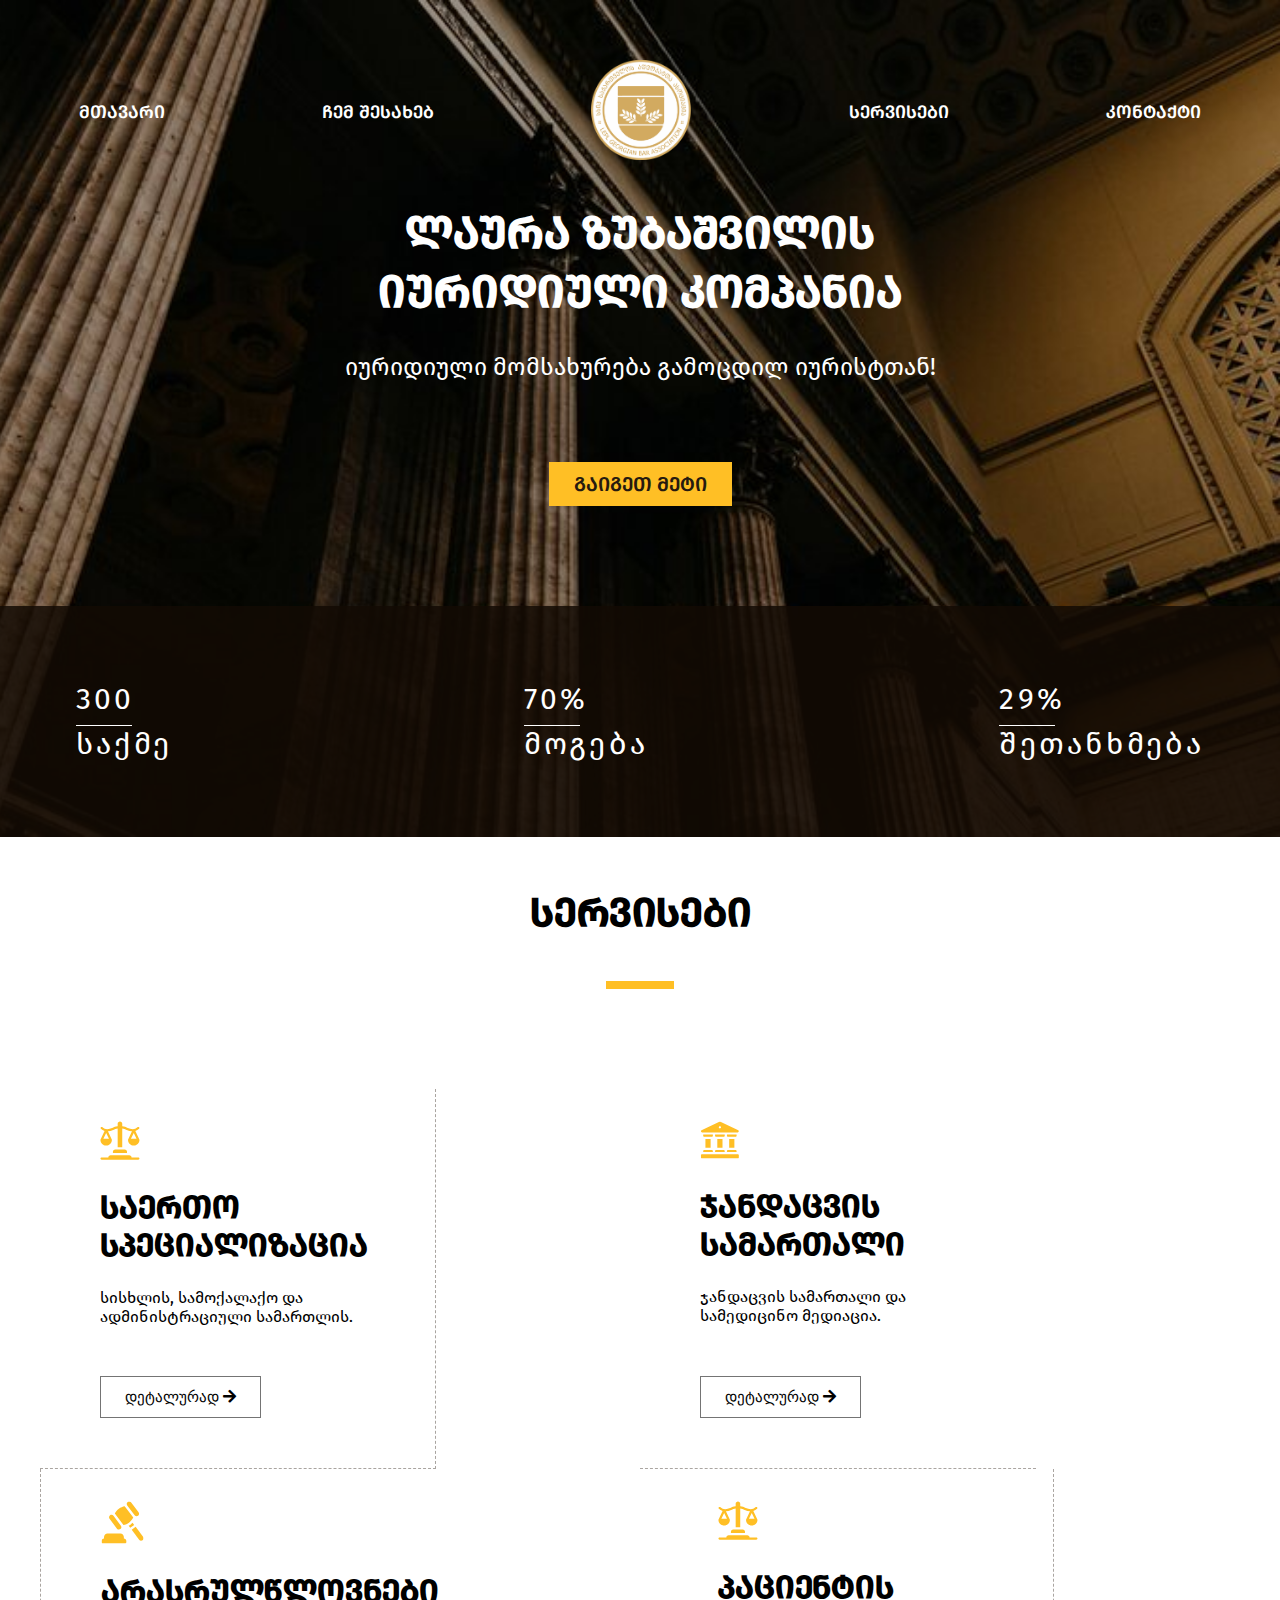
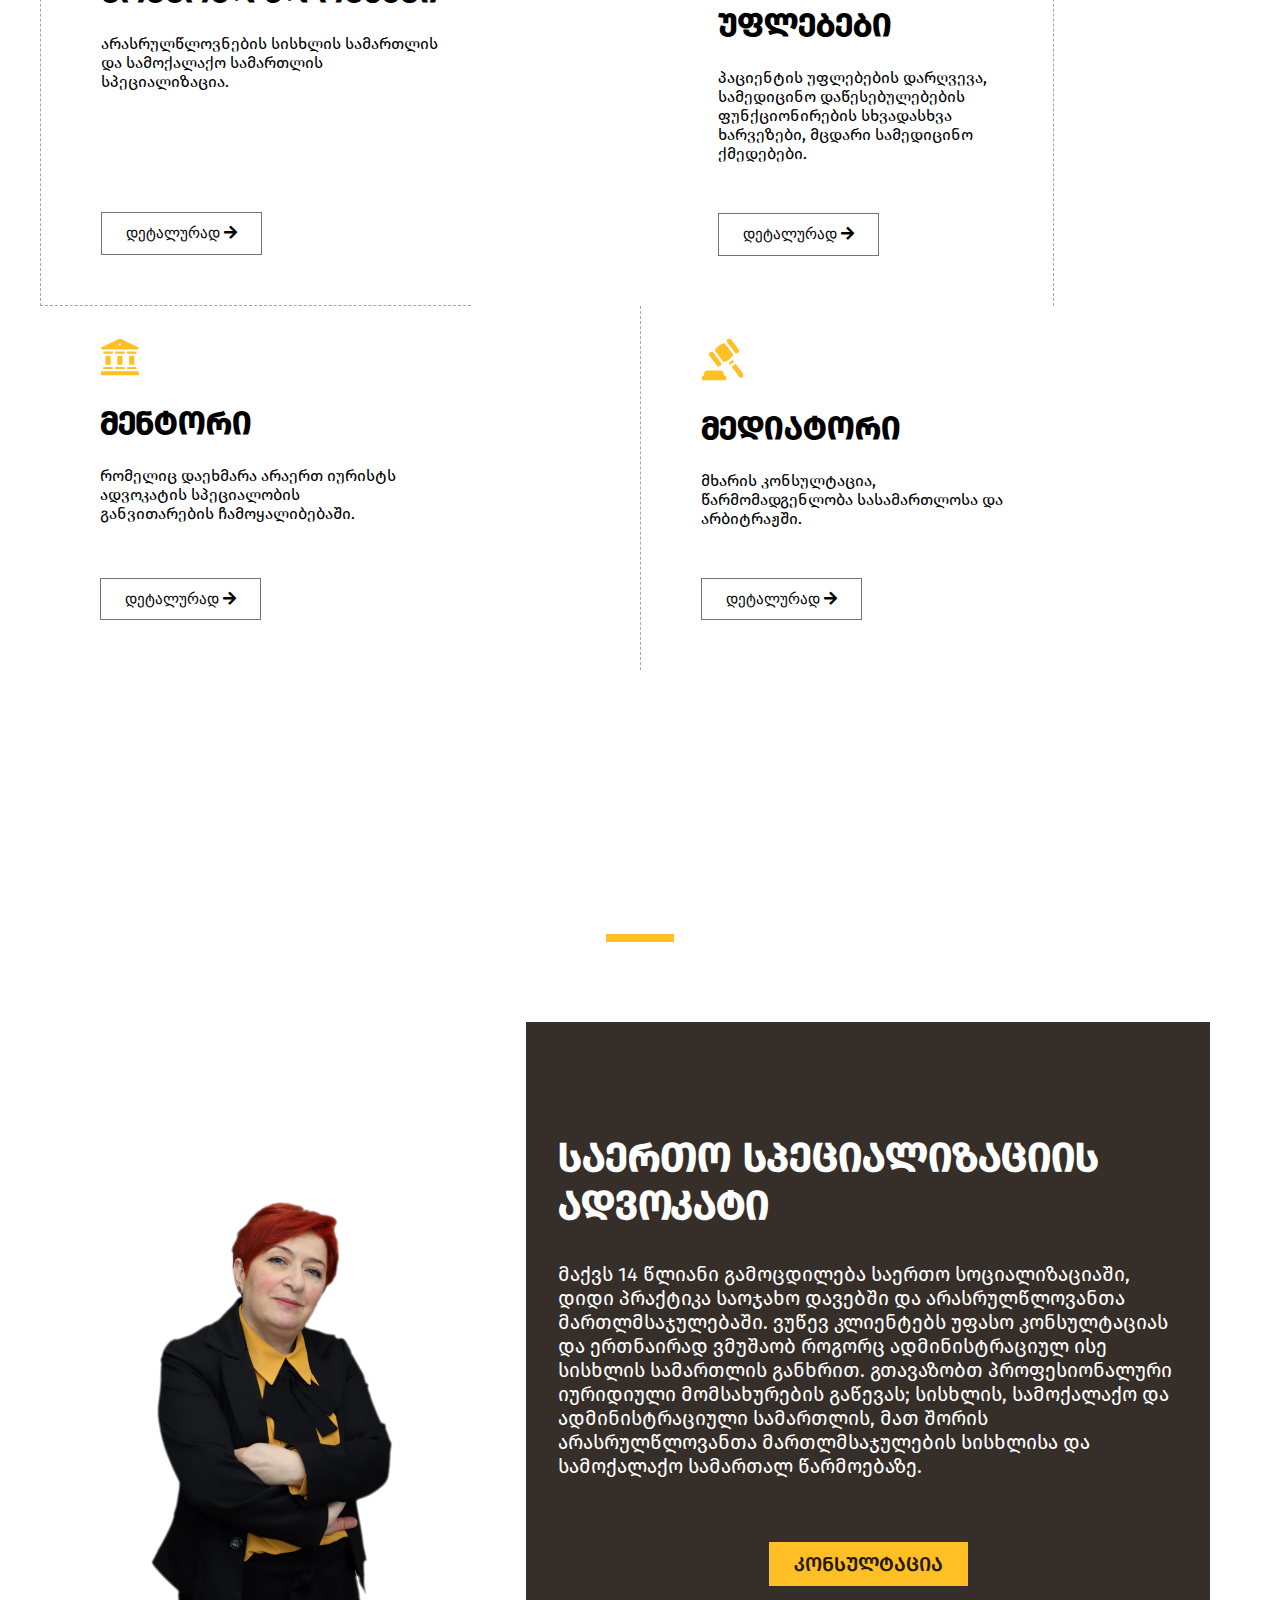
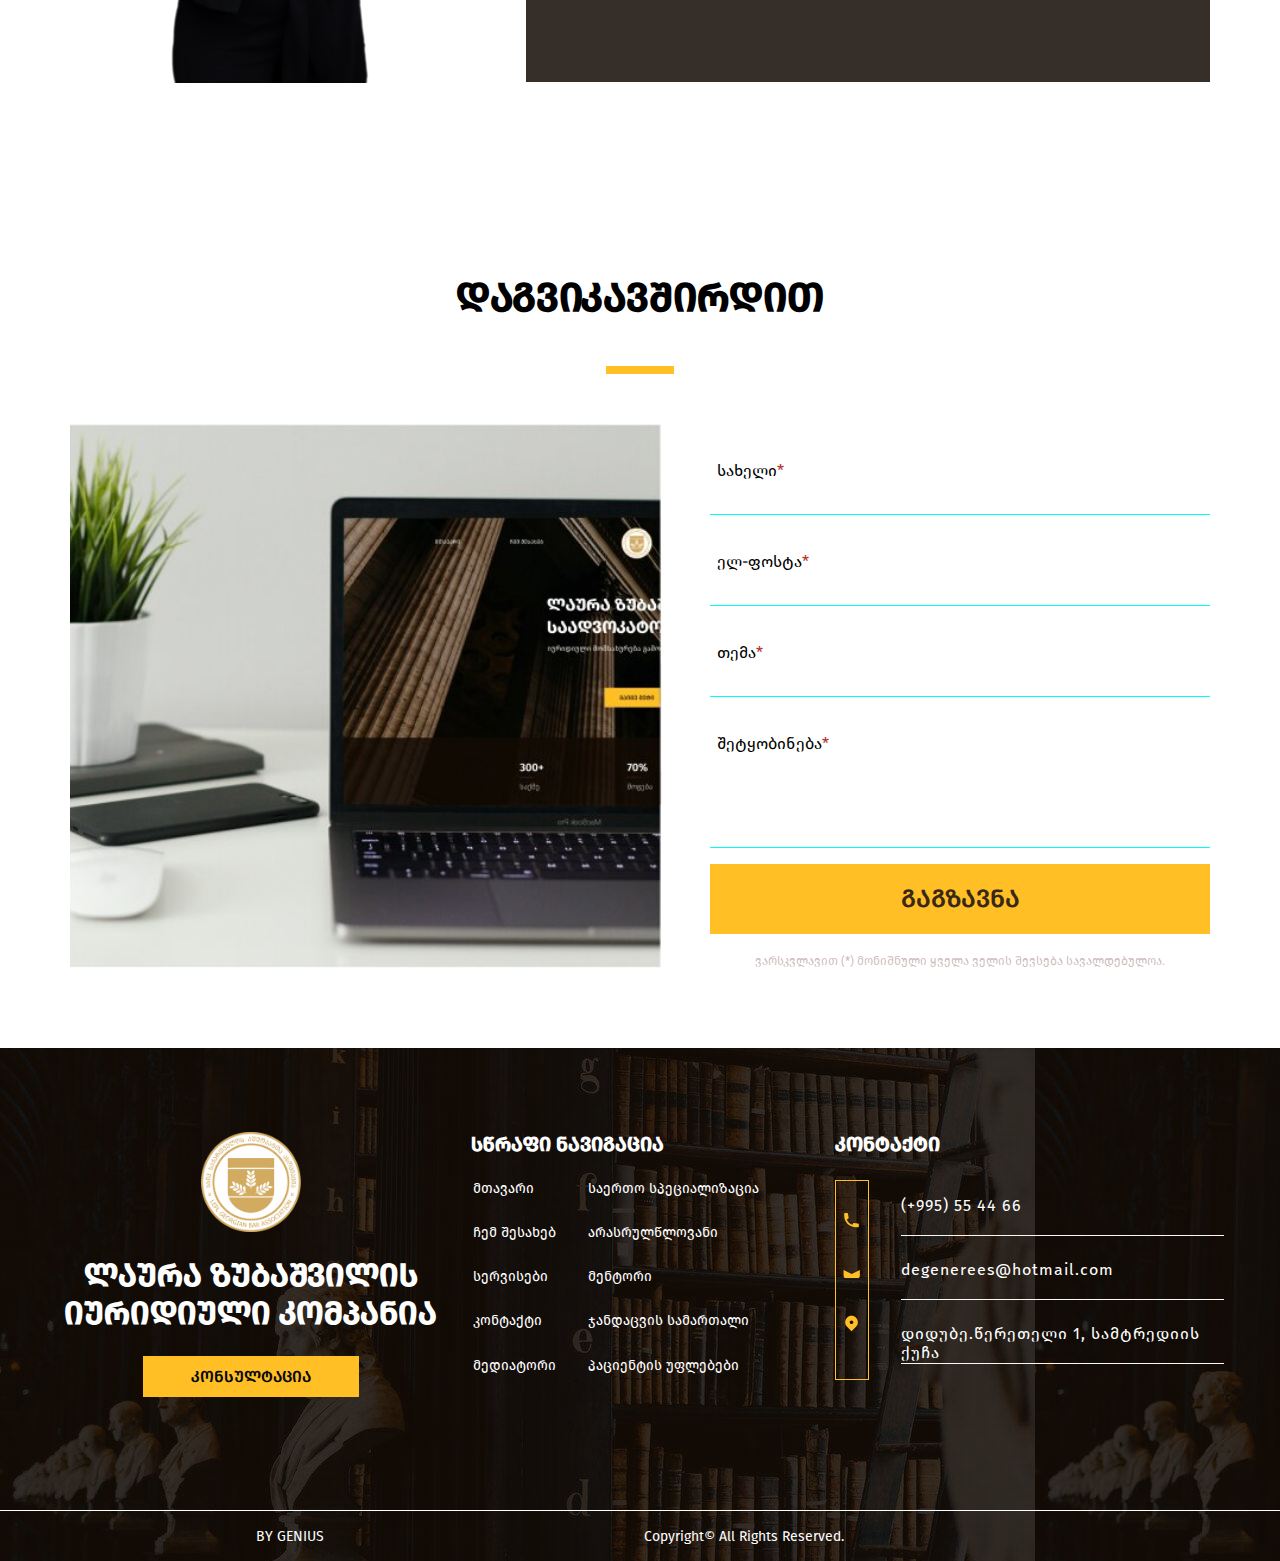
<file: index.html>
<!DOCTYPE html>
<html lang="en">

<head>
    <meta charset="UTF-8">
    <meta http-equiv="X-UA-Compatible" content="IE=edge">
    <meta name="viewport" content="width=device-width, initial-scale=1.0">
    <link rel="stylesheet" href="/fontawesome-free-5.12.1-web/css/all.min.css" />
    <link rel="stylesheet" href="/css/style.css">
    <title>Home Page</title>


</head>

<body>

    <!--
        =============================
        first page
    -->
    <!-- navbar-->
    <!-- nav button -->

    <span class="nav-btn" id="nav-btn">
        <i class="fas fa-bars"></i>
    </span>

    <nav class="navbar" id="navbar">
        <div class="navbar-header">
            <span class="nav-close" id="nav-close">
                <i class="fas fa-times"></i>
            </span>
        </div>
        <ul class="nav-items">
            <li> <img src="/img/main-logo.png" alt="" class="main-logo"></li>
            <li class="link"><a href="index.html">მთავარი</a></li>
            <li class="link"><a href="about.html">ჩემ შესახებ</a></li>
            <li class="link"><a href="/services.html">სერვისები</a></li>
            <li class="link"><a href="/contact.html">კონტაქტი</a></li>
            <li> <img src="/img/Capture.PNG" alt="" class="language-bar hidden"></li>
            <li>
                <a href="https://www.twitter.com" class="icon hidden" target="_blank">
                    <img src="/img/Group 260.png" alt="">
                </a>
            </li>
        </ul>

    </nav>

    <div class="navbar-overlay "></div>






    <!-- end of navbar-->
    <main class="main-hero">
        <nav class="nav">
            <!-- <div class="nav-center"> -->
            <ul class="links">
                <li class="link"><a href="index.html">მთავარი</a></li>
                <li class="link"><a href="about.html">ჩემ შესახებ</a></li>
                <li> <img src="/img/main-logo.png" alt="" class="main-logo"></li>
                <li class="link"><a href="/services.html">სერვისები</a></li>
                <li class="link"><a href="/contact.html">კონტაქტი</a></li>


            </ul>
            <!-- </div> -->
        </nav>
        <section class="banner-center">

            <h1 class="big-header">ლაურა ზუბაშვილის იურიდიული კომპანია</h1>
            <h3 class="small-header">იურიდიული მომსახურება გამოცდილ იურისტთან!</h3>

        </section>
        <button class="banner-btn"> გაიგეთ მეტი</button>


        <div class="added">
            <div class="mogeba-wageba section-center">
                <div class="article"> <span class="number">300</span><span class="underline"></span> <span
                        class="words">საქმე</span> </div>
                <div class="article"> <span class="number">70%</span><span class="underline"></span> <span
                        class="words">მოგება</span> </div>
                <div class="article"><span class="different-number">29%</span> <span
                        class=" underline d-underline"></span>
                    <span class="words">შეთანხმება</span>
                </div>
            </div>
        </div>

    </main>



    <!--
    ==================================
    second-page
    -->

    <!-- page title-->
    <div class="title" data-aos="fade-down">
        <h1 class="second-title">სერვისები</h1>
        <div class="title-underline"></div>
    </div>
    <!-- end of page title-->
    <!-- article-->
    <div class="services section-center">
        <!-- article-->

        <article class="service">
            <div class="service-icon">
                <img src="/img/specialoba.svg" alt="">
            </div>
            <h1 class="satauri">საერთო სპეციალიზაცია</h1>
            <p>სისხლის, სამოქალაქო და ადმინისტრაციული სამართლის.</p>
            <button class="service-btn">დეტალურად <span class="arrow-icon"><i
                        class="fa  fa-arrow-right"></i></span></button>
        </article>
        <!--end of article-->
        <!-- article-->
        <article class="service">
            <div class="service-icon">
                <img src="/img/Frame (2).svg" alt="">
            </div>
            <h1 class="satauri">ჯანდაცვის სამართალი
            </h1>
            <p>ჯანდაცვის სამართალი და სამედიცინო მედიაცია.
            </p>
            <button class="service-btn">დეტალურად <span class="arrow-icon"><i
                        class="fa  fa-arrow-right"></i></span></button>
        </article>
        <!--end of article-->
        <!-- article-->
        <article class="service">
            <div class="service-icon">
                <img src="/img/Frame (3).svg" alt="">
            </div>
            <h1 class="satauri">არასრულწლოვნები</h1>
            <p>არასრულწლოვნების სისხლის სამართლის და სამოქალაქო სამართლის სპეციალიზაცია.
            </p>
            <button class="service-btn">დეტალურად <span class="arrow-icon"><i
                        class="fa  fa-arrow-right"></i></span></button>
        </article>
        <!--end of article-->
        <!-- article-->
        <article class="service">
            <div class="service-icon">
                <img src="/img/specialoba.svg" alt="">
            </div>
            <h1 class="satauri">პაციენტის უფლებები
            </h1>
            <p>პაციენტის უფლებების დარღვევა, სამედიცინო დაწესებულებების ფუნქციონირების სხვადასხვა ხარვეზები, მცდარი
                სამედიცინო
                ქმედებები.
            </p>
            <button class="service-btn">დეტალურად <span class="arrow-icon"><i
                        class="fa  fa-arrow-right"></i></span></button>
        </article>
        <!--end of article-->
        <!-- article-->
        <article class="service">
            <div class="service-icon">
                <img src="/img/Frame (2).svg" alt="">
            </div>
            <h1 class="satauri">მენტორი</h1>
            <p>რომელიც დაეხმარა არაერთ იურისტს ადვოკატის სპეციალობის განვითარების ჩამოყალიბებაში.
            </p>
            <button class="service-btn">დეტალურად <span class="arrow-icon"><i
                        class="fa  fa-arrow-right"></i></span></button>
        </article>
        <!--end of article-->
        <!-- article-->
        <article class="service">
            <div class="service-icon">
                <img src="/img/Frame (3).svg" alt="">
            </div>
            <h1 class="satauri">მედიატორი</h1>
            <p>მხარის კონსულტაცია, წარმომადგენლობა სასამართლოსა და არბიტრაჟში.
            </p>
            <button class="service-btn">
                დეტალურად
                <span class="arrow-icon"><i class="fa  fa-arrow-right"></i></span></button>
        </article>

        <!--end of article-->
    </div>



    <!--
        ==================================
        second-page
        -->
    <section class="about-me ">
        <div class="title" data-aos="fade-down">
            <h1 class="second-title white-title">ჩემ შესახებ</h1>
            <div class="title-underline"></div>
        </div>
        <div class="third-banner">
            <div class="img-container">
                <div class="about-img">
                    <div class="second-about-img"><img src="/img/png 6.png" alt=""></div>
                </div>
            </div>
            <div class="about-text">
                <h1>საერთო სპეციალიზაციის ადვოკატი </h1>
                <p>მაქვს 14 წლიანი გამოცდილება საერთო სოციალიზაციაში, დიდი პრაქტიკა საოჯახო დავებში და არასრულწლოვანთა
                    მართლმსაჯულებაში.
                    ვუწევ კლიენტებს უფასო კონსულტაციას და ერთნაირად ვმუშაობ როგორც ადმინისტრაციულ ისე სისხლის სამართლის
                    განხრით. გთავაზობთ
                    პროფესიონალური იურიდიული მომსახურების გაწევას; სისხლის, სამოქალაქო და ადმინისტრაციული სამართლის, მათ
                    შორის
                    არასრულწლოვანთა მართლმსაჯულების სისხლისა და სამოქალაქო სამართალ წარმოებაზე.
                </p>
                <button class="about banner-btn">კონსულტაცია</button>
            </div>
    </section>



    <!-- forth page-->
    <section class="contact section-center">
        <div class="forth-title" data-aos="fade-down">
            <h1 class="second-title ">დაგვიკავშირდით</h1>
            <div class="title-underline"></div>
        </div>
        <div class="contact-container">
            <div class="contact-image">
                <div class="contact-image-inside"></div>
            </div>
            <div class="contact-form">
                <form action="#" class="forms">
                    <div class="form-overlay">
                        <label for="name" class="labell">სახელი</label>

                        <input type="textt" class="inputt" placeholder="">
                    </div>
                    <div class="form-overlay">
                        <label for="emaill" class="labell">ელ-ფოსტა</label>
                        <input type="email" class="inputt" placeholder="">
                    </div>
                    <div class="form-overlay">
                        <label for="matterr" class="labell">თემა</label>
                        <input type="text" class="inputt" placeholder="">
                    </div>
                    <div class="form-overlay">
                        <label for="notee" class="labell">შეტყობინება</label>
                        <input type="text" class="inputtt" placeholder="">
                    </div>
                    <button class="form-btn"> გაგზავნა</button>
                </form>
                <p class="contact-last">ვარსკვლავით (*) მონიშნული ყველა ველის შევსება სავალდებულოა.
                </p>
            </div>
        </div>
    </section>



    <!-- fifth page-->

    <div class="added-new-container">
        <section class="consultation section-center">

            <div class="consultation-left">
                <img src="/img/main-logo.png" alt="" class="footer-logo">
                <h1 class="footer-title">ლაურა ზუბაშვილის იურიდიული კომპანია</h1>
                <button class="footer-btn">კონსულტაცია</button>
            </div>
            <div class="fast">
                <p>სწრაფი ნავიგაცია</p>
                <ul class="navigation">
                    <div class="right-half">
                        <li><a href="#">მთავარი</a></li>
                        <li><a href="#">ჩემ შესახებ</a></li>
                        <li><a href="#">სერვისები</a></li>
                        <li><a href="#">კონტაქტი</a></li>
                        <li><a href="#">მედიატორი</a></li>
                    </div>
                    <div class="left-half">
                        <li><a href="#">საერთო სპეციალიზაცია</a></li>
                        <li><a href="#">არასრულწლოვანი</a></li>
                        <li><a href="#">მენტორი</a></li>
                        <li><a href="#">ჯანდაცვის სამართალი</a></li>
                        <li><a href="#">პაციენტის უფლებები</a></li>
                    </div>
                </ul>

            </div>

            <div class="consultation-right">
                <h1 class="footer-title-right">კონტაქტი</h1>
                <div class="together">
                    <div class="footer-icons">
                        <i class="footer-icon-phone "><img src="./img/yurmili.svg" alt=""></i>
                        <i class="footer-icon-email "><img src="/img/imeili.svg" alt=""></i>
                        <i class="footer-icon-address "><img src="/img/misamarti.svg" alt=""></i>
                    </div>
                    <div class="right-right">
                        <p>(+995) 55 44 66</p>
                        <p>degenerees@hotmail.com</p>
                        <p>დიდუბე.წერეთელი 1, სამტრედიის ქუჩა</p>
                    </div>
                </div>
            </div>
            <div class="footer-line"></div>
            <div class="copyright">
                <p>BY GENIUS</p>
                <P>Copyright&#169; All Rights Reserved.</P>
            </div>
        </section>
    </div>

    <script src="/js/firstproject.js"></script>
    <script src="https://unpkg.com/aos@next/dist/aos.js"></script>
    <script>
        AOS.init({
            duration: 3000
        });
    </script>
</body>

</html>
</file>
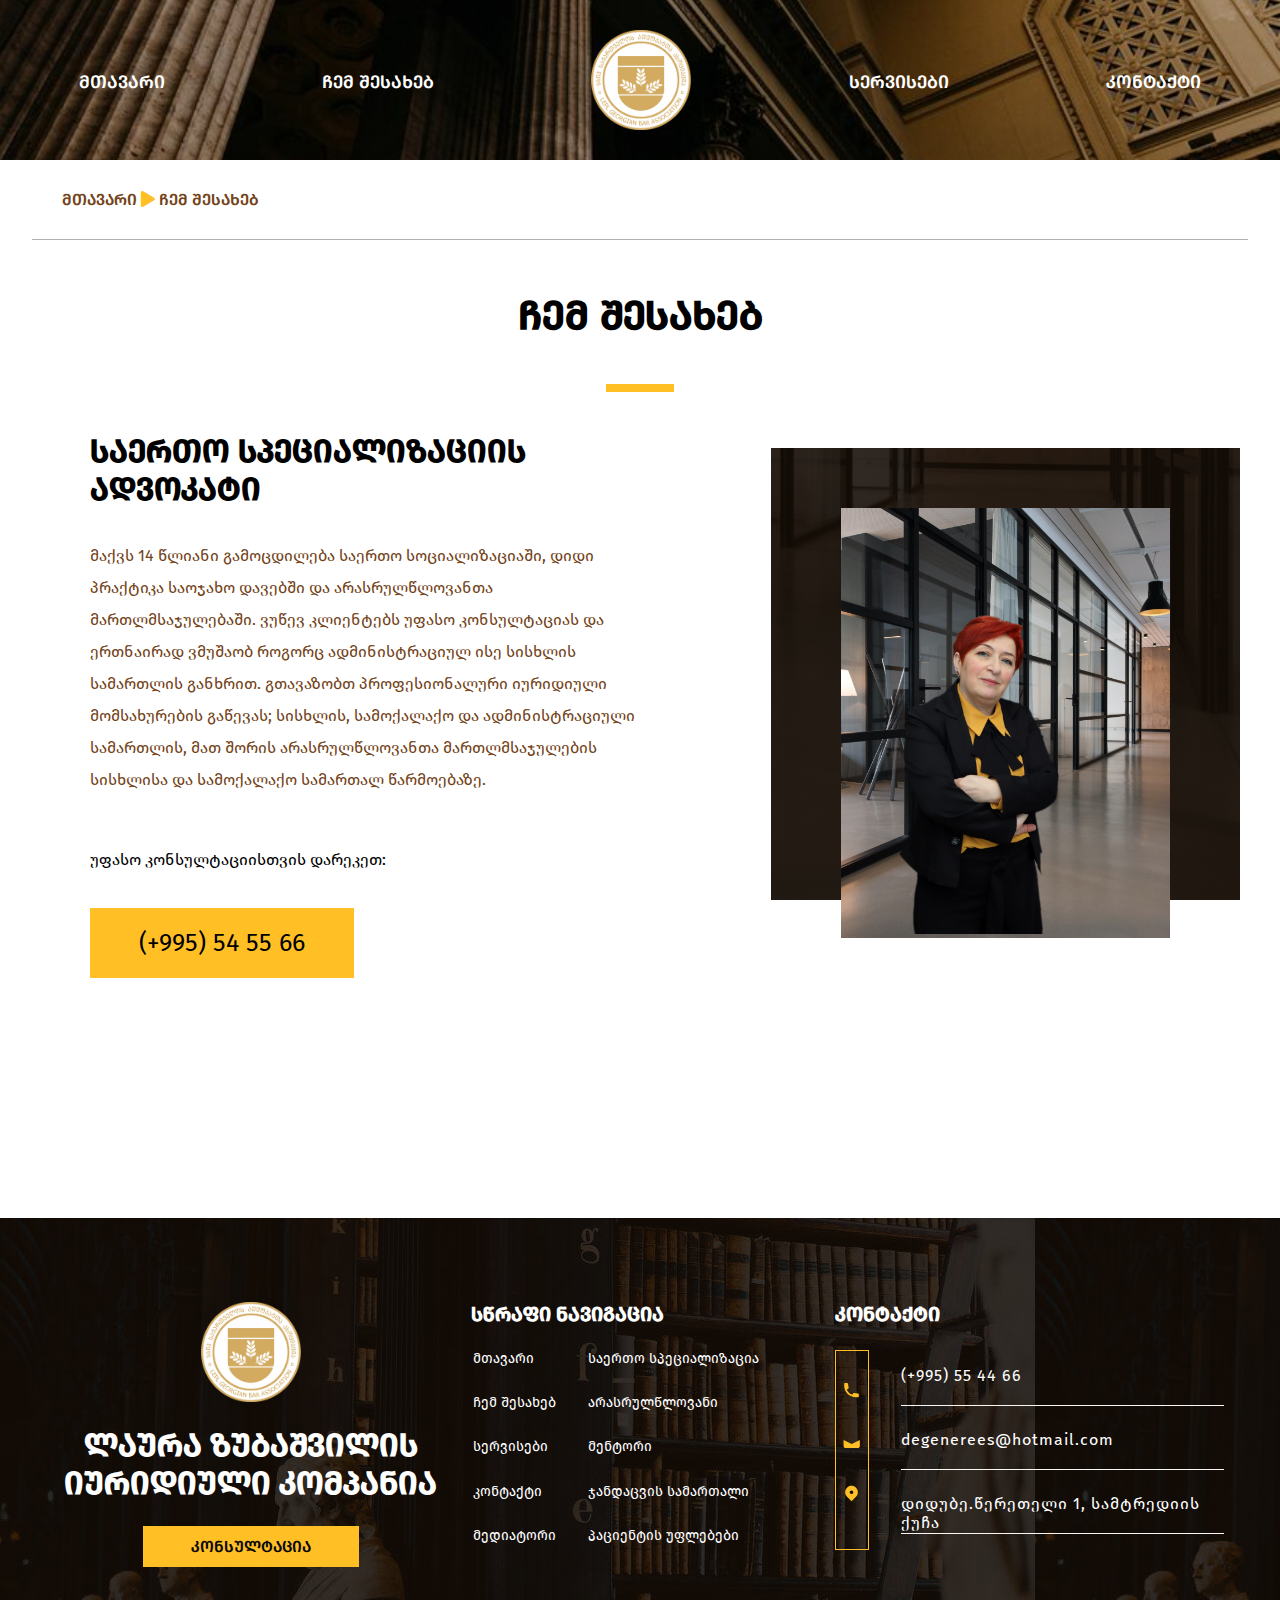
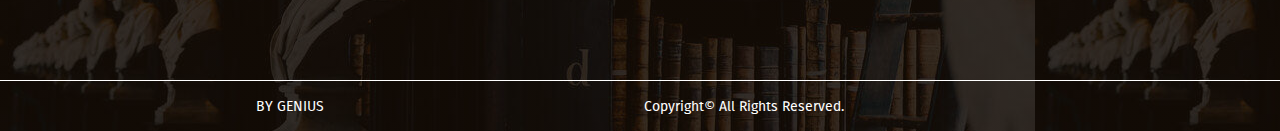
<file: about.html>
<!DOCTYPE html>
<html lang="en">

<head>
    <meta charset="UTF-8">
    <meta http-equiv="X-UA-Compatible" content="IE=edge">
    <meta name="viewport" content="width=device-width, initial-scale=1.0">
    <link rel="stylesheet" href="/fontawesome-free-5.12.1-web/css/all.min.css" />
    <link rel="stylesheet" href="/css/style.css">

    <title>About</title>
</head>

<body>
    <span class="nav-btn" id="nav-btn">
        <i class="fas fa-bars"></i>
    </span>
    <div class="navbar-overlay"></div>
    <nav class="navbar" id="navbar">
        <div class="navbar-header">
            <span class="nav-close" id="nav-close">
                <i class="fas fa-times"></i>
            </span>
        </div>
        <ul class="nav-items">
            <li> <img src="/img/main-logo.png" alt="" class="main-logo"></li>
            <li class="link"><a href="/index.html">მთავარი</a></li>
            <li class="link"><a href="/about.html">ჩემ შესახებ</a></li>
            <li class="link"><a href="/services.html">სერვისები</a></li>
            <li class="link"><a href="/contact.html">კონტაქტი</a></li>
            <li> <img src="/img/Capture.PNG" alt="" class="language-bar hidden"></li>
            <li>
                <a href="https://www.twitter.com" class="icon hidden" target="_blank">
                    <img src="/img/Group 260.png" alt="">
                </a>
            </li>
        </ul>

    </nav>
    <div class="navbar-overlay"></div>



    <main class="main-hero about-banner">
        <nav class="nav">
            <!-- <div class="nav-center"> -->
            <ul class="links">
                <li class="link"><a href="index.html">მთავარი</a></li>
                <li class="link"><a href="/about.html">ჩემ შესახებ</a></li>
                <li> <img src="/img/main-logo.png" alt="" class="main-logo"></li>
                <li class="link"><a href="/services.html">სერვისები</a></li>
                <li class="link"><a href="/contact.html">კონტაქტი</a></li>


            </ul>

        </nav>
    </main>


    <section class="middle-links">
        <div class="middle-container">
            <a href="./index.html" class="main-back">მთავარი</a>
            <li><i class="fa fa-play" class="middle-icon"></i></li>
            <li class="about-me-link">ჩემ შესახებ </li>
        </div>
    </section>



    <section class="about-me-section section-center">
        <div class="title">
            <h1 class="second-title">ჩემ შესახებ</h1>
            <div class="title-underline"></div>
        </div>
        <div class="about-me-center">
            <div class="about-left">
                <h1>საერთო სპეციალიზაციის ადვოკატი
                </h1>
                <p>მაქვს 14 წლიანი გამოცდილება საერთო სოციალიზაციაში, დიდი პრაქტიკა საოჯახო დავებში და არასრულწლოვანთა
                    მართლმსაჯულებაში.
                    ვუწევ კლიენტებს უფასო კონსულტაციას და ერთნაირად ვმუშაობ როგორც ადმინისტრაციულ ისე სისხლის სამართლის
                    განხრით. გთავაზობთ
                    პროფესიონალური იურიდიული მომსახურების გაწევას; სისხლის, სამოქალაქო და ადმინისტრაციული სამართლის, მათ
                    შორის
                    არასრულწლოვანთა მართლმსაჯულების სისხლისა და სამოქალაქო სამართალ წარმოებაზე.</p>

                <div class="for-button">
                    <p>უფასო კონსულტაციისთვის დარეკეთ:
                    </p>
                    <button class="about-btn">(+995) 54 55 66</button>
                </div>
            </div>

            <div class="about-right">
                <div class="about-image-right">
                    <div class="inside-img-right">
                        <img src="/img/png 6.png" class="">
                    </div>
                </div>
            </div>

        </div>
    </section>



    <!-- fifth page-->

    <div class="added-new-container">
        <section class="consultation section-center">

            <div class="consultation-left">
                <img src="/img/main-logo.png" alt="" class="footer-logo">
                <h1 class="footer-title">ლაურა ზუბაშვილის იურიდიული კომპანია</h1>
                <button class="footer-btn">კონსულტაცია</button>
            </div>
            <div class="fast">
                <p>სწრაფი ნავიგაცია</p>
                <ul class="navigation">
                    <div class="right-half">
                        <li><a href="#">მთავარი</a></li>
                        <li><a href="#">ჩემ შესახებ</a></li>
                        <li><a href="#">სერვისები</a></li>
                        <li><a href="#">კონტაქტი</a></li>
                        <li><a href="#">მედიატორი</a></li>
                    </div>
                    <div class="left-half">
                        <li><a href="#">საერთო სპეციალიზაცია</a></li>
                        <li><a href="#">არასრულწლოვანი</a></li>
                        <li><a href="#">მენტორი</a></li>
                        <li><a href="#">ჯანდაცვის სამართალი</a></li>
                        <li><a href="#">პაციენტის უფლებები</a></li>
                    </div>
                </ul>

            </div>

            <div class="consultation-right">
                <h1 class="footer-title-right">კონტაქტი</h1>
                <div class="together">
                    <div class="footer-icons">
                        <i class="footer-icon-phone "><img src="/img/yurmili.svg" alt=""></i>
                        <i class="footer-icon-email "><img src="/img/imeili.svg" alt=""></i>
                        <i class="footer-icon-address "><img src="/img/misamarti.svg" alt=""></i>
                    </div>
                    <div class="right-right">
                        <p>(+995) 55 44 66</p>
                        <p>degenerees@hotmail.com</p>
                        <p>დიდუბე.წერეთელი 1, სამტრედიის ქუჩა</p>
                    </div>
                </div>
            </div>
            <div class="footer-line"></div>
            <div class="copyright">
                <p>BY GENIUS</p>
                <P>Copyright&#169; All Rights Reserved.</P>
            </div>
        </section>
    </div>

    <script src="/js/firstproject.js"></script>
</body>

</html>
</file>
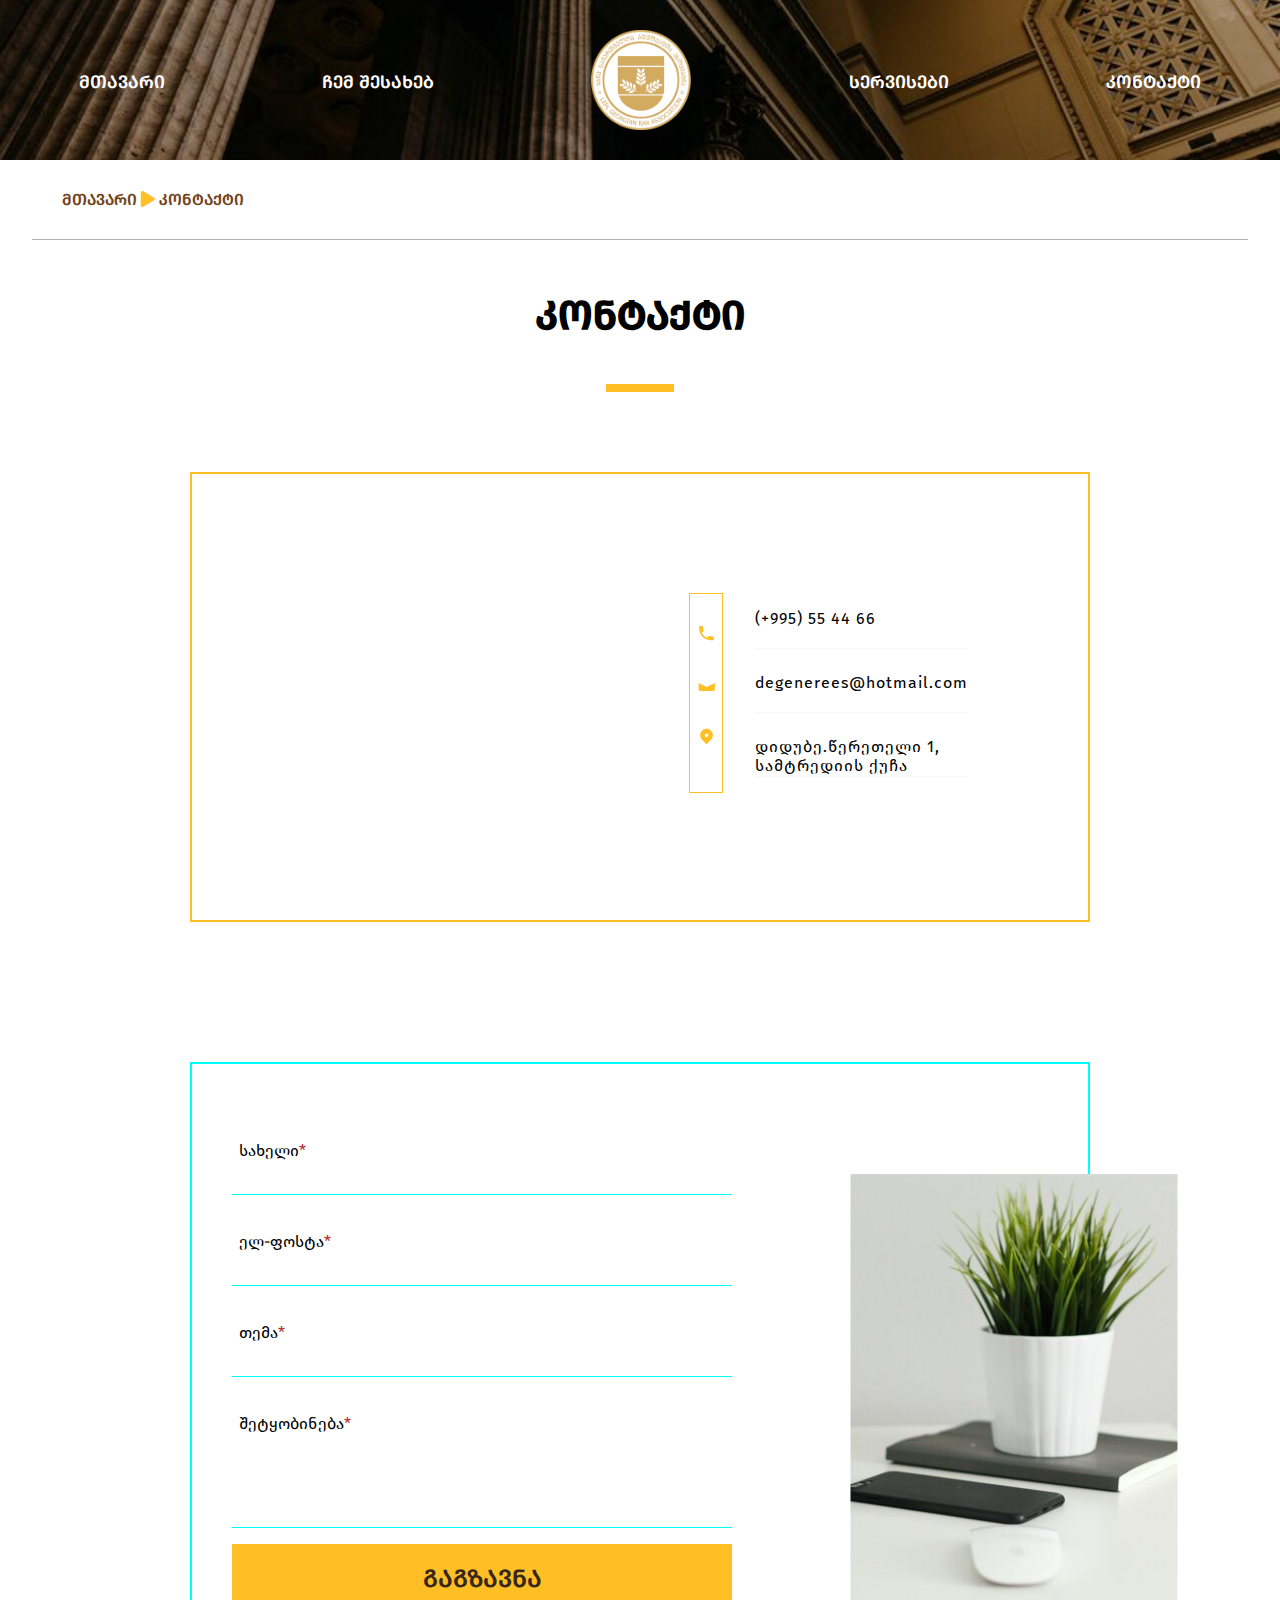
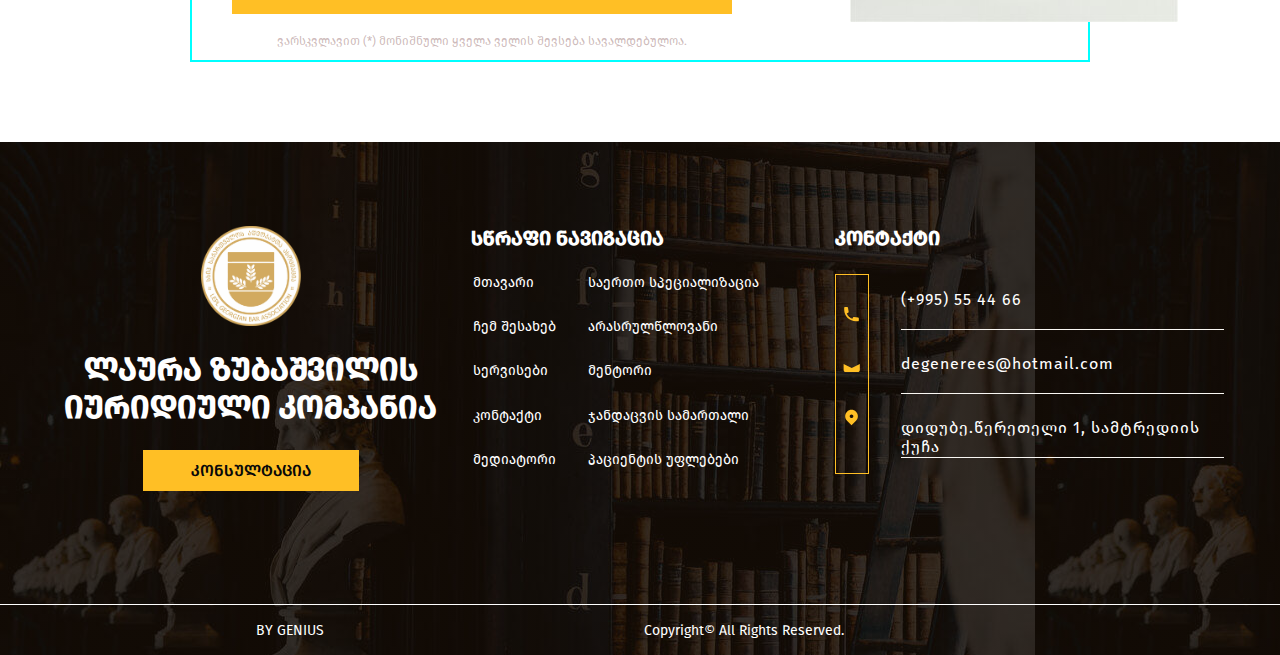
<file: contact.html>
<!DOCTYPE html>
<html lang="en">

<head>
    <meta charset="UTF-8">
    <meta http-equiv="X-UA-Compatible" content="IE=edge">
    <meta name="viewport" content="width=device-width, initial-scale=1.0">
    <link rel="stylesheet" href="/fontawesome-free-5.12.1-web/css/all.min.css" />
    <link rel="stylesheet" href="/css/style.css">

    <title>Contact</title>
</head>

<body>
    <span class="nav-btn" id="nav-btn">
        <i class="fas fa-bars"></i>
    </span>
    <div class="navbar-overlay"></div>
    <nav class="navbar" id="navbar">
        <div class="navbar-header">
            <span class="nav-close" id="nav-close">
                <i class="fas fa-times"></i>
            </span>
        </div>
        <ul class="nav-items">
            <li> <img src="/img/main-logo.png" alt="" class="main-logo"></li>
            <li class="link"><a href="/index.html">მთავარი</a></li>
            <li class="link"><a href="/about.html">ჩემ შესახებ</a></li>
            <li class="link"><a href="/services.html">სერვისები</a></li>
            <li class="link"><a href="/contact.html">კონტაქტი</a></li>
            <li> <img src="/img/Capture.PNG" alt="" class="language-bar hidden"></li>
            <li>
                <a href="https://www.twitter.com" class="icon hidden" target="_blank">
                    <img src="/img/Group 260.png" alt="">
                </a>
            </li>
        </ul>

    </nav>
    <div class="navbar-overlay"></div>



    <main class="main-hero about-banner">
        <nav class="nav">
            <!-- <div class="nav-center"> -->
            <ul class="links">
                <li class="link"><a href="index.html">მთავარი</a></li>
                <li class="link"><a href="/about.html">ჩემ შესახებ</a></li>
                <li> <img src="/img/main-logo.png" alt="" class="main-logo"></li>
                <li class="link"><a href="/services.html">სერვისები</a></li>
                <li class="link"><a href="/contact.html">კონტაქტი</a></li>


            </ul>

        </nav>
    </main>
    <section class="middle-links">
        <div class="middle-container">
            <a href="./index.html" class="main-back">მთავარი</a>
            <li><i class="fa fa-play" class="middle-icon"></i></li>
            <li class="about-me-link">კონტაქტი</li>
        </div>
    </section>




    <section class="contact-page section-center">
        <div class="title contact">
            <h1 class="second-title">კონტაქტი</h1>
            <div class="title-underline"></div>
        </div>


        <div class="contact-page-banner">
            <div class="left-map">
                <div class="map">
                    <div style="width: 100%;  height: 100%"><iframe width="100%" height="100%" frameborder="0"
                            scrolling="no" marginheight="0" marginwidth="0"
                            src="https://maps.google.com/maps?width=100%25&amp;height=100%25&amp;hl=en&amp;q=%E1%83%95%E1%83%90%E1%83%9F%E1%83%90%20%E1%83%A4%E1%83%A8%E1%83%90%E1%83%95%E1%83%94%E1%83%9A%E1%83%90+(My%20Business%20Name)&amp;t=&amp;z=14&amp;ie=UTF8&amp;iwloc=B&amp;output=embed"><a
                                href="https://www.maps.ie/distance-area-calculator.html">distance maps</a></iframe>
                    </div>
                </div>
            </div>
            <div class="right-contact">

                <div class="together">
                    <div class="footer-icons">
                        <i class="footer-icon-phone  "><img src="/img/yurmili.svg" alt=""></i>
                        <i class="footer-icon-email  "><img src="/img/imeili.svg" alt=""></i>
                        <i class="footer-icon-address  "><img src="/img/misamarti.svg" alt=""></i>
                    </div>
                    <div class="right-right">
                        <p>(+995) 55 44 66</p>
                        <p>degenerees@hotmail.com</p>
                        <p>დიდუბე.წერეთელი 1, სამტრედიის ქუჩა</p>
                    </div>
                </div>
            </div>
        </div>
    </section>



    <section class="contact-us">
        <div class="contact-contact-form">
            <form action="#" class="forms">
                <div class="form-overlay ">
                    <label for="name" class="labell">სახელი</label>

                    <input type="textt" class="inputt" placeholder="">
                </div>
                <div class="form-overlay">
                    <label for="emaill" class="labell">ელ-ფოსტა</label>
                    <input type="email" class="inputt" placeholder="">
                </div>
                <div class="form-overlay">
                    <label for="matterr" class="labell">თემა</label>
                    <input type="text" class="inputt" placeholder="">
                </div>
                <div class="form-overlay">
                    <label for="notee" class="labell">შეტყობინება</label>
                    <input type="text" class="inputtt" placeholder="">
                </div>
                <button class="form-btn"> გაგზავნა</button>
                <p class="contact-last">ვარსკვლავით (*) მონიშნული ყველა ველის შევსება სავალდებულოა.
                </p>
            </form>

            <div class="contact-form-photo"><img src="/img/contact-form.jpg" class="photo-inside-form"></div>
        </div>
    </section>




    <!-- footer-->
    <div class="added-new-container">
        <section class="consultation section-center">

            <div class="consultation-left">
                <img src="/img/main-logo.png" alt="" class="footer-logo">
                <h1 class="footer-title">ლაურა ზუბაშვილის იურიდიული კომპანია</h1>
                <button class="footer-btn">კონსულტაცია</button>
            </div>
            <div class="fast">
                <p>სწრაფი ნავიგაცია</p>
                <ul class="navigation">
                    <div class="right-half">
                        <li><a href="#">მთავარი</a></li>
                        <li><a href="#">ჩემ შესახებ</a></li>
                        <li><a href="#">სერვისები</a></li>
                        <li><a href="#">კონტაქტი</a></li>
                        <li><a href="#">მედიატორი</a></li>
                    </div>
                    <div class="left-half">
                        <li><a href="#">საერთო სპეციალიზაცია</a></li>
                        <li><a href="#">არასრულწლოვანი</a></li>
                        <li><a href="#">მენტორი</a></li>
                        <li><a href="#">ჯანდაცვის სამართალი</a></li>
                        <li><a href="#">პაციენტის უფლებები</a></li>
                    </div>
                </ul>

            </div>

            <div class="consultation-right">
                <h1 class="footer-title-right">კონტაქტი</h1>
                <div class="together">
                    <div class="footer-icons">
                        <i class="footer-icon-phone "><img src="/img/yurmili.svg" alt=""></i>
                        <i class="footer-icon-email "><img src="/img/imeili.svg" alt=""></i>
                        <i class="footer-icon-address "><img src="/img/misamarti.svg" alt=""></i>
                    </div>
                    <div class="right-right">
                        <p>(+995) 55 44 66</p>
                        <p>degenerees@hotmail.com</p>
                        <p>დიდუბე.წერეთელი 1, სამტრედიის ქუჩა</p>
                    </div>
                </div>
            </div>
            <div class="footer-line"></div>
            <div class="copyright">
                <p>BY GENIUS</p>
                <P>Copyright&#169; All Rights Reserved.</P>
            </div>
        </section>
    </div>

    <script src="/js/firstproject.js"></script>
</body>

</html>
</file>
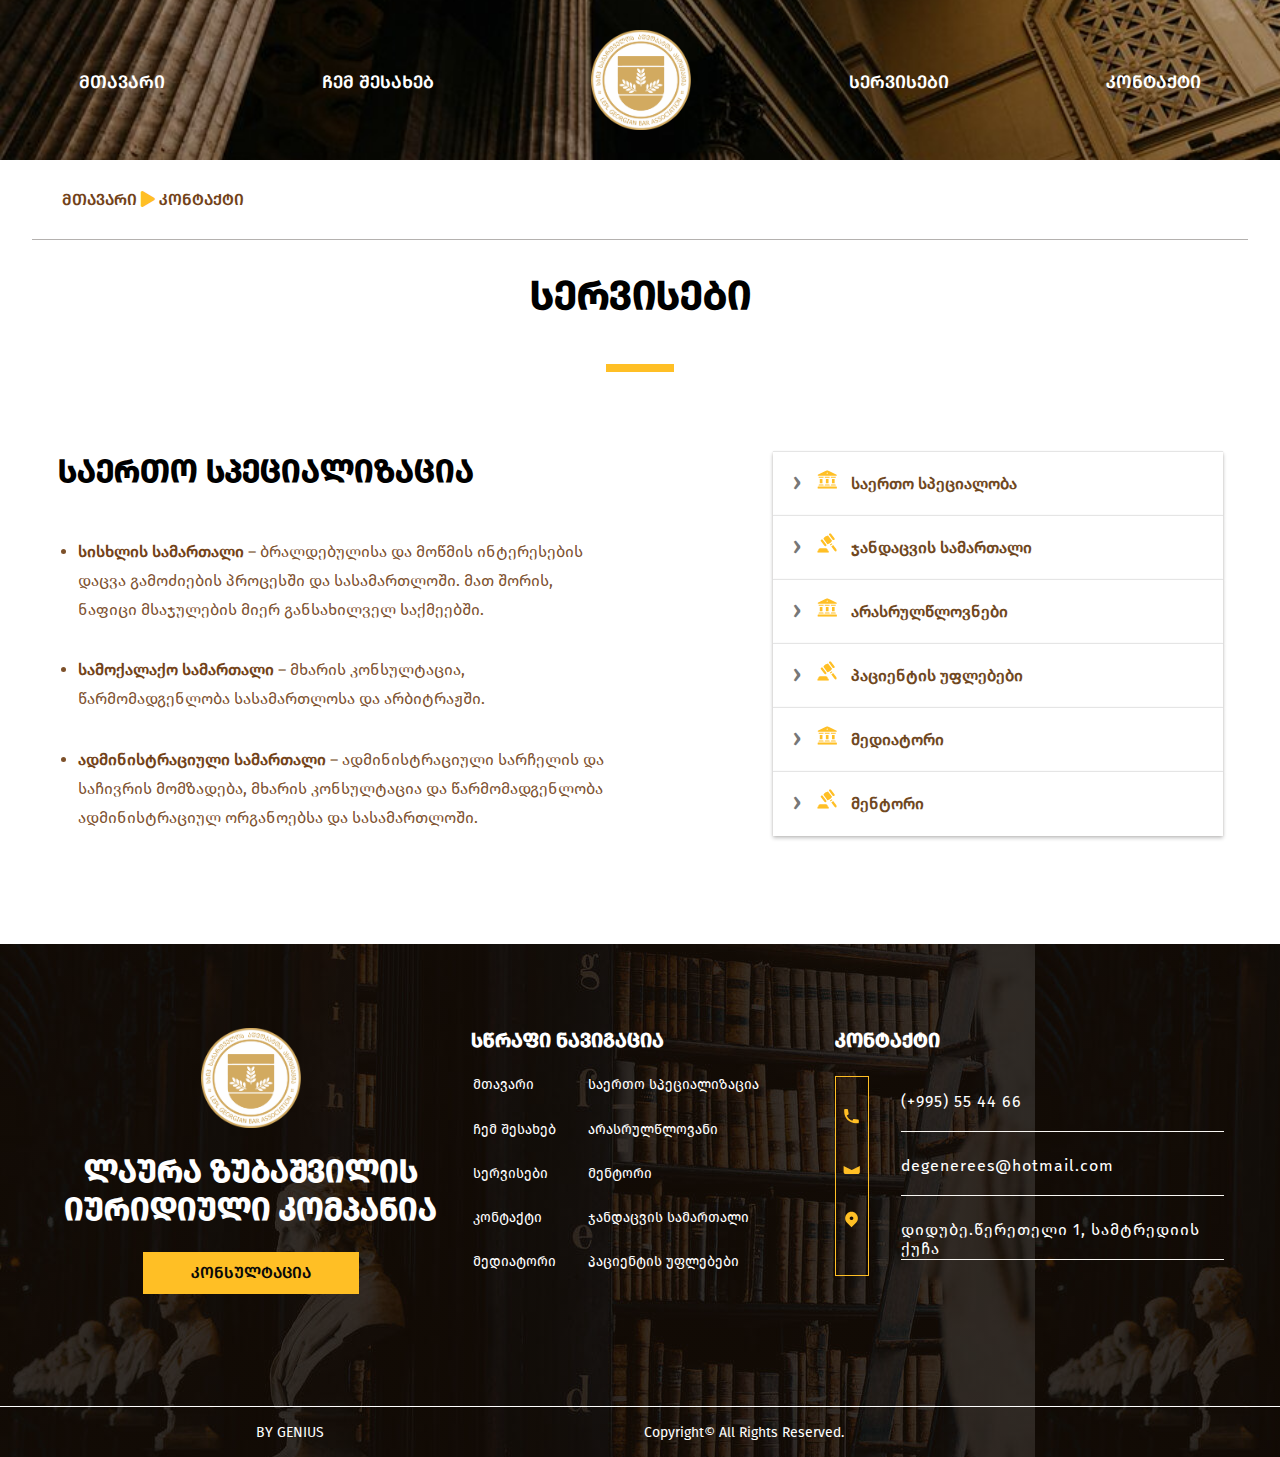
<file: services.html>
<!DOCTYPE html>
<html lang="en">

<head>
    <meta charset="UTF-8">
    <meta http-equiv="X-UA-Compatible" content="IE=edge">
    <meta name="viewport" content="width=device-width, initial-scale=1.0">
    <link rel="stylesheet" href="/fontawesome-free-5.12.1-web/css/all.min.css" />
    <link rel="stylesheet" href="/css/style.css">

    <title>Services</title>
</head>

<body>
    <span class="nav-btn" id="nav-btn">
        <i class="fas fa-bars"></i>
    </span>
    <div class="navbar-overlay"></div>
    <nav class="navbar" id="navbar">
        <div class="navbar-header">
            <span class="nav-close" id="nav-close">
                <i class="fas fa-times"></i>
            </span>
        </div>
        <ul class="nav-items">
            <li> <img src="/img/main-logo.png" alt="" class="main-logo"></li>
            <li class="link"><a href="/index.html">მთავარი</a></li>
            <li class="link"><a href="/about.html">ჩემ შესახებ</a></li>
            <li class="link"><a href="/services.html">სერვისები</a></li>
            <li class="link"><a href="/contact.html">კონტაქტი</a></li>
            <li> <img src="/img/Capture.PNG" alt="" class="language-bar hidden"></li>
            <li>
                <a href="https://www.twitter.com" class="icon hidden" target="_blank">
                    <img src="/img/Group 260.png" alt="">
                </a>
            </li>
        </ul>

    </nav>
    <div class="navbar-overlay"></div>



    <main class="main-hero about-banner">
        <nav class="nav">
            <!-- <div class="nav-center"> -->
            <ul class="links">
                <li class="link"><a href="index.html">მთავარი</a></li>
                <li class="link"><a href="/about.html">ჩემ შესახებ</a></li>
                <li> <img src="/img/main-logo.png" alt="" class="main-logo"></li>
                <li class="link"><a href="/services.html">სერვისები</a></li>
                <li class="link"><a href="/contact.html">კონტაქტი</a></li>


            </ul>

        </nav>
    </main>
    <section class="middle-links">
        <div class="middle-container">
            <a href="./index.html" class="main-back">მთავარი</a>
            <li><i class="fa fa-play" class="middle-icon"></i></li>
            <li class="about-me-link">კონტაქტი</li>
        </div>
    </section>






    <section class="services-main section-center">
        <div class="title contact servicess">
            <h1 class="second-title">სერვისები</h1>
            <div class="title-underline"></div>
        </div>
        <div class="services-center">
            <div class="services-left">
                <h1 class="services-title-left">
                    საერთო სპეციალიზაცია

                </h1>
                <ul class="services-text-left">
                    <li class="services-left-textt"> <span class="brown-text"> სისხლის სამართალი </span> – ბრალდებულისა
                        და მოწმის ინტერესების დაცვა
                        გამოძიების პროცესში და
                        სასამართლოში. მათ შორის, ნაფიცი
                        მსაჯულების მიერ განსახილველ საქმეებში.</li>
                    <li class="services-left-textt"> <span class="brown-text"> სამოქალაქო სამართალი </span> – მხარის
                        კონსულტაცია, წარმომადგენლობა
                        სასამართლოსა და არბიტრაჟში.</li>
                    <li class="services-left-textt"> <span class="brown-text">ადმინისტრაციული სამართალი </span>–
                        ადმინისტრაციული სარჩელის და
                        საჩივრის მომზადება, მხარის კონსულტაცია და წარმომადგენლობა
                        ადმინისტრაციულ ორგანოებსა და სასამართლოში.</li>
                </ul>
            </div>
            <div class="services-right">
                <nav class="accordion arrows">

                    <input type="radio" name="accordion" id="cb1" />
                    <section class="box">
                        <label class="box-title" for="cb1"> <span class="services-icons-right"> <img
                                    src="./img/Frame (2).svg" alt=""></span> საერთო
                            სპეციალობა</label>
                        <label class="box-close" for="acc-close"></label>
                        <div class="box-content">
                            <ul class="right-box-content">
                                <li>სისხლის სამართალი
                                </li>
                                <li>სამოქალაქო სამართალი

                                </li>
                                <li>ადმინისტრაციული სამართალი

                                </li>
                            </ul>
                        </div>
                    </section>
                    <input type="radio" name="accordion" id="cb2" />
                    <section class="box">
                        <label class="box-title" for="cb2"><span class="services-icons-right"> <img
                                    src="/img/Frame (3).svg" alt=""></span> ჯანდაცვის სამართალი</label>
                        <label class="box-close" for="acc-close"></label>
                        <div class="box-content">
                            <ul class="right-box-content">
                                <li>ჯანდაცვის სამართალი
                                </li>
                                <li>სამედიცინო სამართალი

                                </li>
                            </ul>
                        </div>
                    </section>
                    <input type="radio" name="accordion" id="cb3" />
                    <section class="box">
                        <label class="box-title" for="cb3"><span class="services-icons-right"> <img
                                    src="/img/Frame (2).svg" alt=""></span> არასრულწლოვნები</label>
                        <label class="box-close" for="acc-close"></label>
                        <div class="box-content">
                            <ul class="right-box-content">
                                <li>არასრულწლოვანთა სისხლის სამართლის სპეციალიზაცია</li>
                                <li>სამოქალაქო სამართლის სპეციალიზაცია
                                </li>
                            </ul>
                        </div>
                    </section>
                    <input type="radio" name="accordion" id="cb4" />
                    <section class="box">
                        <label class="box-title" for="cb4"><span class="services-icons-right"> <img
                                    src="/img/Frame (3).svg" alt=""></span> პაციენტის უფლებები</label>
                        <label class="box-close" for="acc-close"></label>
                        <div class="box-content">
                            <ul class="right-box-content">
                                <li>პაციენტის უფლებების დარღვევა
                                </li>
                                <li>სამედიცინო დაწესებულებების ფუნქციონირების სხვადასხვა ხარვეზები

                                </li>
                                <li>მცდარი სამედიცინო ქმედებები

                                </li>
                            </ul>
                        </div>
                    </section>
                    <input type="radio" name="accordion" id="acc-close" />
                    <input type="radio" name="accordion" id="cb5" />
                    <section class="box">
                        <label class="box-title" for="cb5"><span class="services-icons-right"> <img
                                    src="/img/Frame (2).svg" alt=""></span> მედიატორი</label>
                        <label class="box-close" for="acc-close"></label>
                        <div class="box-content">
                            <ul class="right-box-content">
                                <li>პაციენტის უფლებების დარღვევა
                                </li>
                                <li>სამედიცინო დაწესებულებების ფუნქციონირების სხვადასხვა ხარვეზები

                                </li>
                                <li>მცდარი სამედიცინო ქმედებები

                                </li>
                            </ul>
                        </div>
                    </section>

                    <input type="radio" name="accordion" id="cb6" />
                    <section class="box">
                        <label class="box-title" for="cb6"><span class="services-icons-right"> <img
                                    src="/img/Frame (3).svg" alt=""></span> მენტორი</label>
                        <label class="box-close" for="acc-close"></label>
                        <div class="box-content">
                            <ul class="right-box-content">
                                <li>პაციენტის უფლებების დარღვევა
                                </li>
                                <li>სამედიცინო დაწესებულებების ფუნქციონირების სხვადასხვა ხარვეზები

                                </li>
                                <li>მცდარი სამედიცინო ქმედებები

                                </li>
                            </ul>
                        </div>
                    </section>
                    <input type="radio" name="accordion" id="acc-close" />
                </nav>
            </div>
        </div>
    </section>





    <!-- footer-->
    <div class="added-new-container">
        <section class="consultation section-center">

            <div class="consultation-left">
                <img src="/img/main-logo.png" alt="" class="footer-logo">
                <h1 class="footer-title">ლაურა ზუბაშვილის იურიდიული კომპანია</h1>
                <button class="footer-btn">კონსულტაცია</button>
            </div>
            <div class="fast">
                <p>სწრაფი ნავიგაცია</p>
                <ul class="navigation">
                    <div class="right-half">
                        <li><a href="#">მთავარი</a></li>
                        <li><a href="#">ჩემ შესახებ</a></li>
                        <li><a href="#">სერვისები</a></li>
                        <li><a href="#">კონტაქტი</a></li>
                        <li><a href="#">მედიატორი</a></li>
                    </div>
                    <div class="left-half">
                        <li><a href="#">საერთო სპეციალიზაცია</a></li>
                        <li><a href="#">არასრულწლოვანი</a></li>
                        <li><a href="#">მენტორი</a></li>
                        <li><a href="#">ჯანდაცვის სამართალი</a></li>
                        <li><a href="#">პაციენტის უფლებები</a></li>
                    </div>
                </ul>

            </div>

            <div class="consultation-right">
                <h1 class="footer-title-right">კონტაქტი</h1>
                <div class="together">
                    <div class="footer-icons">
                        <i class="footer-icon-phone "><img src="/img/yurmili.svg" alt=""></i>
                        <i class="footer-icon-email "><img src="/img/imeili.svg" alt=""></i>
                        <i class="footer-icon-address "><img src="/img/misamarti.svg" alt=""></i>
                    </div>
                    <div class="right-right">
                        <p>(+995) 55 44 66</p>
                        <p>degenerees@hotmail.com</p>
                        <p>დიდუბე.წერეთელი 1, სამტრედიის ქუჩა</p>
                    </div>
                </div>
            </div>
            <div class="footer-line"></div>
            <div class="copyright">
                <p>BY GENIUS</p>
                <P>Copyright&#169; All Rights Reserved.</P>
            </div>
        </section>
    </div>

    <script src="/js/firstproject.js"></script>
</body>

</html>
</file>
<file: css/style.css>
* {
    margin: 0;
    padding: 0;
    box-sizing: border-box;

}



@font-face {
    font-family: firago400;
    font-display: swap;
    src: url("/fonts/firago-all-400-normal.woff")
}

@font-face {
    font-family: firagoUPP;
    font-display: swap;
    src: url("/fonts/FiraGOUPP-Medium.ttf")
}

/* width */
::-webkit-scrollbar {
    width: 10px;


}

/* Track */
::-webkit-scrollbar-track {
    background: #f1f1f1;
}

/* Handle */
::-webkit-scrollbar-thumb {
    background: #392817
}

/* Handle on hover */
::-webkit-scrollbar-thumb:hover {
    background: #261A0F
}

a::after {
    content: '';
    position: absolute;
    bottom: 0;
    left: 0;
    width: 100%;
    height: 0.1em;
    background-color: hotpink;
    opacity: 0;
    transition: opacity 300ms, transform 300ms;
}

/* hover underline animation*/
.link {
    display: inline-block;
    position: relative;
    color: #FFBF25;
}

.link::after {
    content: '';
    position: absolute;
    width: 100%;
    transform: scaleX(0);
    height: 2px;
    bottom: 0;
    left: 0;
    background-color: #FFBF25;
    transform-origin: bottom right;
    transition: transform 0.25s ease-out;
}

.link:hover::after {
    transform: scaleX(1);
    transform-origin: bottom left;
}


* {
    margin: 0;
    padding: 0;
    box-sizing: border-box;
}

/*
============================
    first page
 ===========================
 */
body {
    font-family: firago400;
}

h1 {
    font-family: firagoUPP !important;
}

.main-hero {
    height: 100%;
    background: url(/img/main.hero.jpg);
    background-position: center;
    background-size: cover;
    /* position: relative; */
    background-repeat: no-repeat;
    padding: 60px 0 0 0;
}







.section-center {
    margin: auto;
    max-width: 1300px;
}

.added {
    width: 100vw;
    background: rgba(19, 11, 4, .85);
}

.added-new-container {
    width: 100%;
    background-image: linear-gradient(rgba(19, 11, 4, .85), rgba(19, 11, 4, .85)), url(/img/footer-bg.jpg);



}



.links {
    list-style: none;
    display: flex;
    justify-content: space-around;
    align-items: center;
    margin: 0 auto;
    max-width: 1300px;


}

.links li a {
    text-decoration: none;
    color: white;
    font-size: 18px;
    transition: 0.3s ease-in-out;
    font-family: FiragoUPP;

}

.links li a:hover {
    color: #FFBF25;
}



.main-logo {
    width: 100px;
    height: 100px;
}

.icons {
    display: flex;
    flex-direction: row;
    justify-content: space-around
}

.banner-center {

    color: white;
    text-align: center;
    max-width: 690px;
    margin: 40px auto 80px auto;
    text-align: center;
    color: #fff;


}

.big-header {
    font-style: normal;
    font-weight: 800;
    font-size: 45px;
    line-height: 130%;
    text-align: center;
    text-transform: uppercase;
    margin-bottom: 2rem;
    animation: fromleft 1.5s ease-in-out;

}

@keyframes fromleft {
    0% {
        transform: translate(-50px);
        opacity: 0.2;
    }

    100% {
        transform: translate(0);
        opacity: 1;
    }
}

.small-header {

    font-style: normal;
    font-weight: 400;
    font-size: 24px;
    line-height: 29px;
    animation: blurry 1.5s ease-in-out;

}

@keyframes blurry {
    0% {
        color: transparent;
        text-shadow: 0 0 10px white
    }

    50% {
        color: transparent;
        text-shadow: 0 0 8px white
    }

    80% {
        color: transparent;
        text-shadow: 0 0 4px white
    }

    100% {
        color: transparent;
        text-shadow: 0 0 0px white
    }
}

.banner-btn {
    margin: 4rem auto;
    background: #FFBF25;
    font-size: 20px;
    line-height: 24px;
    color: #261A0F;
    padding: 10px 25px;
    cursor: pointer;
    border: none;
    border: transparent;
    transition: 0.7s ease-in-out;
    animation: scaling 1.5s ease-in-out;
    display: flex;
    justify-content: center;
    font-family: firagoUPP;
}

@keyframes scaling {
    0% {
        transform: scale(0.7)
    }

    100% {
        transform: scale(1)
    }
}

.banner-btn:hover {
    background: white;
    transform: scale(1.07);
    color: #392817;

    height: auto;
    overflow: hidden;
    position: relative;

    box-shadow: 0 0.5rem 2rem rgba(0, 0, 0, 0.3)
}

.mogeba-wageba {
    margin-top: 100px;
    padding: 75px 0;
    column-gap: 200px;
    color: #fff;

    display: flex;
    flex-direction: row;
    justify-content: space-around;
}

@media screen and (max-width:500px) {

    .mogeba-wageba {
        display: flex;
        flex-direction: column;

        align-items: center;
        justify-content: center;
    }

    .article {
        text-align: center;
        margin-bottom: 20px;
    }
}

.article {
    display: flex;
    flex-direction: column;
    font-size: 30px;
    opacity: 1;
    letter-spacing: 0.2rem;

}

.underline {
    background: white;
    height: 0.05rem;
    width: 3.5rem;
    margin-top: 0.5rem;

}


@media screen and (max-width:900px) {
    .hidden {
        display: none;
    }

    .banner-center .big-header {
        font-size: 40px;
    }

    .banner-center .small-header {
        font-size: 17px;
    }
}

@media screen and (max-width:1020px) {
    .nav {
        display: none;
    }

    .banner-center {
        padding: 2rem;

    }

    .banner-center .big-header {
        font-size: 45px;
    }

    .banner-center .small-header {
        font-size: 20px;
    }

    .mogeba-wageba {
        display: flex;
        flex-wrap: wrap;
    }

    .different-number {
        text-align: center;
    }

    .d-underline {
        background: white;
        height: 0.05rem;
        width: 3.5rem;
        margin-top: 1rem;
        margin-bottom: 0.8rem;
        margin-left: 4rem;
    }


}




/* navbar */
.navbar {
    transform: translate(-300px);
    transition: 0.5s ease-in-out;
}

.show-navbar {
    transform: translate(0);
    transition: 1s ease-in-out;
    position: relative;
    z-index: 100;

}

.overlay-active {
    background-color: #261A0F;
    opacity: .9;
    position: fixed;
    top: 0;
    left: 0;
    width: 100%;
    height: 100%;
    z-index: 5;
    transition: 1.1s ease-in-out;
}


.nav-items {
    width: 250px;
    height: 100vh;
    background: #261A0F;
    position: absolute;
    display: flex;
    flex-direction: column;
    justify-content: space-around;
    align-items: center;

}

.nav-items li a {
    color: white;
    text-decoration: none;
    list-style: none;
    transition: 0.5s ease-in-out;
}

.nav-items li a:hover {
    color: #FFBF25;
}

.nav-items li {
    list-style: none;

}

.nav-close {
    position: absolute;
    z-index: 1;
    left: 200px;
    top: 10px;
    font-size: 30px;
    background: #FFBF25;
    color: white;
    padding: 0.3rem 0.6rem;
    cursor: pointer;
    transition: 0.7s ease-in-out;

}

.nav-close:hover {
    background: white;
    color: #FFBF25;

}

.nav-btn {
    position: absolute;
    color: white;
    top: 40px;
    left: 40px;
    font-size: 20px;
    border: 1px solid white;
    padding: 0.5rem 0.8rem;
    cursor: pointer;
    display: none;
    animation: fornavbtn 2s infinite;
}

@keyframes fornavbtn {
    0% {
        transform: scale(1.1);
    }

    100% {
        transform: scale(1);
    }
}

@media screen and (max-width:1020px) {
    .nav-btn {
        display: block;
    }
}

/*
============================
       second page
 ===========================
 */
.title {
    margin-top: 40px;
    display: flex;
    flex-direction: column;
    align-items: center;

}



.second-title {
    font-size: 40px;
    line-height: 72px;
    font-weight: 900;

}

.title-underline {
    background: #FFBF25;
    width: 68px;
    height: 8px;
    margin-top: 2rem;

}




/*
============================
second page
*/


.services {

    margin: auto;
    padding-bottom: 100px;
    padding-top: 100px;
    max-width: 1200px;
}

.service {
    text-align: center;
    margin-bottom: 80px;
    padding: 2rem 2rem;
    max-width: 500px;
    margin: 0 auto;

}

@media screen and (min-width: 767px) {
    .services {
        display: flex;
        flex-direction: row;
        flex-wrap: wrap;
        justify-items: center;
    }

    .service:nth-child(2) {
        border-right: none;
    }

    .service:nth-child(4) {
        border-right: none;
    }

    .service:nth-child(5) {
        border-bottom: none;
    }

    .service:last-child {
        border-right: none;
        border-bottom: none;
    }


    .service {
        display: flex;
        flex-direction: column;

        padding-bottom: 50px;
        flex: 0 0 50%;
        align-items: flex-start;
        text-align: left;
        border-bottom: 1px dashed #261a0f64;
        border-right: 1px dashed #261a0f64;
        margin-bottom: 0;


    }
}

@media screen and (min-width: 1080px) {
    .service {
        flex: 0 0 33.33%;
        margin-bottom: 0;
        margin-left: 0;
        padding-left: 60px;

    }

    .service:nth-child(5) {
        border-right: none;
        margin-left: 0;
    }

    .service:last-child {
        border-left: 1px dashed #261a0f64;
    }

    .service:nth-child(4) {
        border-bottom: none;
        border-right: 1px dashed #261a0f64;
        ;
    }

    .service:nth-child(3) {
        border-right: none;
        border-left: 1px dashed #261a0f64;
        margin-left: 0;
    }

    .service {
        display: flex;
        flex-direction: column;

        padding-bottom: 50px;
        flex: 0 0 33%;
        align-items: flex-start;
        text-align: left;
        border-bottom: 1px dashed #261a0f64;
        border-right: 1px dashed #261a0f64;
        margin-bottom: 0;


    }
}



.service-icon {
    margin-bottom: 1.5rem;
}

.service p {
    margin-bottom: 50px;
}

.satauri {
    margin-bottom: 1.5rem;
}

.service-btn {
    cursor: pointer;
    background: #fff;
    border: 1px solid rgba(0, 0, 0, 0.544);
    max-width: 200px;
    /* margin-top: 1.5rem; */
    padding: 0.7rem 1.5rem;
    display: inline-block;
    margin-top: auto;
    font-size: 15px;
    -webkit-transition: 0.3s ease-in-out;
    -moz-transition: 0.3s ease-in-out;
    -o-transition: 0.3s ease-in-out;
    transition: 0.3s ease-in-out;
    -webkit-backface-visibility: hidden;
    backface-visibility: hidden;

}

.service-btn:hover {
    /* transform: scale(1.02); */
    -webkit-transform: scale(1.02);
    -moz-transform: scale(1.02);
    -o-transform: scale(1.02);
    -ms-transform: scale(1.02);
    transform: scale(1.02);
    box-shadow: 0 5px 5px rgba(0, 0, 0, 0.129);
    background: #FFBF25;
    color: white;
    border-color: transparent;
}





/*
============================
third page
*/

.about-me {
    background: linear-gradient(0deg, rgba(19, 11, 4, 0.86), rgba(19, 11, 4, 0.86)), url('/img/about-img.jpg');
    background-attachment: fixed;
    background-position: center;
    background-repeat: no-repeat;
    background-size: cover;
    display: grid;
    place-items: center;
    padding: 20px 70px 160px 70px;
    margin-bottom: 20px;
}

.white-title {
    color: white;

}

.third-banner {
    display: flex;
    justify-content: center;
    max-width: 1200px;
    margin: auto;

    margin-top: 5rem;
}

.img-container {
    width: 40%;
}

.about-img {
    background: url('/img/about-img.jpg');
    background-attachment: fixed;
    background-position: center;
    background-repeat: no-repeat;
    background-size: cover;
    height: 100%;
    position: relative;
}

.second-about-img {
    position: absolute;
    bottom: -5px;
    left: 17%;
}

.about-text {
    width: 60%;
    color: white;
    background: #362E28;
    text-align: center;
    padding: 5rem 2rem 2rem 2rem;
    font-size: 20px;

}

@media screen and (max-width: 1050px) {
    .img-container {
        display: none;
    }

    .about-me {
        padding-left: 0;
        padding-right: 0;
    }

    .about-text {
        width: 85%;
        padding-top: 2rem;
    }


}

@media screen and (max-width: 500px) {

    .about-text {
        width: 100%;
    }
}

.about-text p {
    text-align: start;
    margin-top: 2rem;
}

.about-text h1 {
    text-align: start;
    margin-top: 2rem;

}



/*
============================
       forth page
 ===========================
 */

.contact {
    padding: 5rem 3rem;


}

.contact-container {
    display: flex;
    gap: 3rem;
    justify-content: center;

}

.contact-image {
    width: 50%;

}

.contact-image-inside {
    background: url(/img/contact.jpg);
    height: 100%;
    background-size: cover;
    background-position: right;
}

.form-overlay {
    position: relative;
    border-bottom: 1px solid aqua;
    padding: 0.2;


}

.forms .labell {
    display: block;
    position: absolute;
    top: 37px;
    left: 2px;
    pointer-events: none;
    padding-left: 5px;
    transition: 0.5s ease-in-out;

}

.active-label .labell {

    font-size: 10px;
    transition: 0.3s ease-in-out;
    top: 8px;
}



.forms .labell::after {
    content: "*";
    color: rgb(179, 45, 45);
}

.forms .inputt {
    width: 500px;
    height: 90px;
    outline: none;
    border: transparent;
    max-width: 90%;
}

.forms:focus .labell {
    top: -20px;
    background: red;
}


.forms .inputtt {
    width: 500px;
    height: 150px;
    border: transparent;
    outline: none;
    max-width: 90%;
}

.form-btn {
    width: 500px;
    height: 70px;
    background-color: #FFBF25;
    border: none;
    color: #392817;
    font-size: 25px;
    margin-top: 1rem;
    cursor: pointer;
    font-family: firagoUPP;
    transition: 0.5s ease-in-out;
}

.form-btn:hover {

    box-shadow: 0 0.5rem 2rem rgba(0, 0, 0, 0.3);
    transition: 0.5s ease-in-out;
    background: rgb(137, 130, 130);
    color: white;
}

.forth-title {

    display: flex;
    flex-direction: column;
    align-items: center;
    /* animation: forsecondtitle 1.5s ease-in-out; */
    margin-bottom: 50px;
}

@media screen and (max-width: 1000px) {
    .contact-image {
        display: none;

    }

    .contact-form {
        width: 95vw;

    }

    .form-btn {
        width: 95vw;
    }
}

.contact-last {
    font-size: 12px;
    text-align: center;
    margin-top: 20px;
    color: rgba(135, 88, 88, 0.419);
}

/*
============================
       fifth page
 ===========================
 */
.consultation {

    width: 100%;


    background-position: center;
    background-size: cover;
    /* position: relative; */
    background-repeat: no-repeat;
    padding: 60px 0 10rem 0;

    display: flex;
    flex-direction: row;
    position: relative;
    margin-bottom: 0;

}

.footer-logo {
    width: 100px;
    margin-bottom: 1.5rem;

}

.consultation-left {
    display: block;
    width: 33.33%;
    display: flex;
    flex-direction: column;
    place-items: center;

    margin-left: 3.5rem;
    margin-top: 1.5rem;
}

.footer-title {
    color: white;
    text-align: center;
    max-width: 400px;
}

.footer-btn {
    padding: 0.7rem 3rem;
    font-family: firagoUPP;
    font-size: 16px;
    color: rgb(9, 9, 9);
    background: #FFBF25;
    cursor: pointer;
    margin-top: 1.5rem;
    border: none;
}

.footer-btn:hover {
    background: white;
    transition: 1s ease-in-out;
}


.navigation {
    display: flex;
    flex-direction: row;
    row-gap: 1rem;

}

.fast {

    margin-top: 1.5rem;
    display: flex;
    flex-direction: column;
    justify-content: center;
    align-items: center;
    font-size: 10px;
    width: 33.33%;

}

.fast p {
    color: white;
    text-align: left;
    margin-bottom: 1.5rem;
    font-size: 20px;
    font-family: firagoUPP;
    margin-right: 9rem;
    font-weight: bold;

}



.fast .navigation .right-half {
    margin-right: 2rem;
}

.fast .navigation .right-half a:hover {
    color: #FFBF25;
    transition: 0.3s ease-in-out;
}


.fast .navigation .right-half li {
    list-style: none;
    margin-bottom: 1.7rem;


}

.fast .navigation .right-half li a {
    text-decoration: none;
    color: white;
    font-size: 14px;



}

.fast .navigation .left-half li {
    list-style: none;
    margin-bottom: 1.7rem;
    font-size: 14px;
    margin-right: 3rem;

}

.fast .navigation .left-half li a {
    text-decoration: none;
    color: white;

}

.fast .navigation .left-half a:hover {
    color: #FFBF25;
    transition: 0.3s ease-in-out;

}

.consultation-right {

    margin-right: 3.5rem;
    width: 33.33%;
}

.together {
    display: flex;
    flex-direction: row;
    gap: 2rem;
}

.right-right p {
    margin-top: 1rem;
    margin-bottom: 1.5rem;
    border-bottom: 1px solid #f9f7f3;
    color: white;
    letter-spacing: 1px;
    height: 40px;
}

.footer-title-right {
    margin-top: 1.5rem;
    color: white;
    margin-bottom: 1.5rem;
    font-size: 20px;

}


.footer-icons {
    display: flex;
    flex-direction: column;
    gap: 2rem;
    border: 1px solid #FFBF25;
    width: 20px;
    padding: 2rem 1rem;
    align-items: center;
    height: 200px;
}



.footer-icons .footer-icon-phone:hover {
    cursor: pointer;
    animation: yurmili 0.3s infinite;
}

@keyframes yurmili {
    0% {
        transform: rotate(15deg);
    }

    100% {
        transform: translateY(-2px);
    }
}

.footer-icons .footer-icon-email:hover {
    cursor: pointer;
    animation: emaili 0.3s infinite;
}

@keyframes emaili {
    0% {
        transform: translateY(2px);
    }
}

.footer-icons .footer-icon-address:hover {
    cursor: pointer;
    animation: addressi 0.3s infinite;
}

@keyframes addressi {
    0% {
        transform: translateY(2px);
    }
}



.footer-line {
    background: white;
    height: 1px;
    width: 100%;
    position: absolute;
    bottom: 50px;
    left: 0;
}

.copyright {
    position: absolute;
    bottom: 16px;
    left: 20%;
    color: white;
    display: flex;
    justify-content: space-between;
}

.copyright p {
    display: inline;
    margin-right: 20rem;
    font-size: 14px;
}

@media screen and (max-width: 991px) {
    .consultation {
        flex-wrap: wrap;
        justify-content: center;
        gap: 2rem;
    }

    .consultation-left {
        width: 100%;
        margin-left: 0;
    }

    .footer-title {
        max-width: 400px;
    }

    .fast {
        width: 45%;
    }

    .consultation-right {
        width: 45%;
        margin-left: 0;
        margin-right: 0;
    }

    .copyright p {

        display: none;
    }

}

@media screen and (max-width: 767px) {
    .consultation-left {
        width: 100%;
        justify-content: center;

    }

    .fast {
        margin-top: 3rem;

        justify-content: center;
        margin-left: 5rem;
    }

    .fast p {
        margin-left: 7rem;
    }

    .consultation-right {
        width: 100%;
        justify-content: center;
        display: flex;
        margin-top: 3rem;
        flex-direction: column;
        padding: 20px;
    }

    .footer-title-right {
        margin-left: 10rem;
        margin-right: 10rem;
    }
}




/*
============================
    about
 ===========================
 */

.about-banner {
    padding-top: 30px;
    height: 160px;
}

.about-me-section {
    height: 100%;
    padding: 0 40px 0 40px;
    margin-bottom: 200px;

}

.about-me-center {
    display: flex;
    column-gap: 2rem;
    margin-top: 2rem;

    justify-content: center;
    max-width: 1200px;
    margin: 0 auto;

}

.about-left {
    display: flex;
    flex-wrap: nowrap;
    flex-direction: column;
    width: 60%;
    padding: 40px 50px
}

.about-left h1 {
    margin-bottom: 2rem;
}

.about-left p {
    max-width: 95%;
    line-height: 2rem;
    color: #734319;
}

.for-button {
    margin-top: 3rem;

}

.for-button p {
    color: black;
    margin-bottom:
}

.about-btn {
    background: #FFBF25;
    padding: 20px 49px;
    font-size: 25px;
    font-family: firago400;
    transition: 0.7s ease-in-out;
    margin-top: 2rem;
    border: transparent;
}

.about-btn:hover {
    background: white;
    transform: scale(1.04);
    cursor: pointer;
    transition: 0.7s ease-in-out;
    display: flex;
    justify-content: center;
    font-family: firagoUPP;
    border: 1px solid #734319;
}

.about-right {
    width: 40%;
    height: 550px;
    background: linear-gradient(rgba(19, 11, 4, 0.85), rgba(19, 11, 4, 0.85)), url(/img/about-img.jpg);
    position: relative;
    background-attachment: fixed;
    background-position: center;
    background-repeat: no-repeat;
    background-size: cover;
    display: grid;
    padding: 60px 70px;
    margin-top: 3.5rem;
}

.about-image-right {
    background: url(/img/about-img.jpg);
    background-position: center;
    background-repeat: no-repeat;
    background-size: cover;
    height: 100%;
    position: relative;
}

.inside-img-right {
    width: 170px;
    position: absolute;
    bottom: 0;
    left: 17%;
}

.inside-img-right img {
    width: 100%;
}

@media screen and (max-width: 980px) {
    .about-me-center {
        display: flex;
        flex-direction: column;
        align-items: center;
    }

    .about-left {
        width: 95%;
    }

    .about-right {
        width: 95%;
        height: 400px;
    }

    .inside-img-right img {
        width: 100px
    }
}

@media screen and (max-width:500px) {
    .about-left {
        text-align: center;
        padding: 0;
        margin-top: 2rem;
    }

    .services-left {
        max-width: 95%;
    }
}

.middle-container {
    padding: 30px 30px;
    font-family: firagoUPP
}

.middle-container li {
    display: inline;
    color: #734319;
}

.middle-container a {
    text-decoration: none;
    color: #734319;
}



.middle-container i {
    color: #FFBF25
}

.middle-links {
    border-bottom: 0.3px solid #726d6988;
    width: 95vw;
    margin: 0 auto;
}


/*
============================
    contact
 ===========================
 */

.contact-page {
    display: flex;
    flex-direction: column;
    align-items: center;
    justify-content: center;
    padding-bottom: 5rem;
    padding: 40px 40px;
}

.contact {
    margin-top: -80px;
}

.servicess {
    margin-top: -60px;
}

.contact-page-banner {
    margin-bottom: 5rem;
    margin: 0 auto;
    border: 2px solid #FFBF25;
    height: 450px;
    width: 900px;
    max-width: 1200px;
    display: flex;
    align-items: center;
    margin-bottom: 100px;
}

.right-contact {
    max-width: 50%;
    margin-right: 80px;
    transform: translateX(-40px);

}

.right-contact p {
    color: black;

}

.left-map {

    width: 90%;
    height: 400px;
    top: 24px;
    transform: translateX(-150px);
    margin-right: 0;
    padding: 0;
}

.map {
    height: 100%;
    width: 100%;
}

@media screen and (max-width:1220px) {
    .right-contact {
        transform: translateX(40px);
    }

    .left-map {
        transform: translateX(-20px);
    }

}

@media screen and (max-width:990px) {


    .contact-page-banner {
        display: flex;
        width: 100%;
        height: 100%;
        flex-direction: column;
        margin-top: 0;
    }

    .left-map {
        margin-left: 35px;
        padding-top: 25px;
    }

    .right-contact {

        margin-top: 50px;
        margin-bottom: 50px;

    }

    .together {
        justify-content: center;
    }

    .contact-page {
        padding-top: 0;
    }
}

.contact-us {
    width: 100vw;
    height: auto;
    display: flex;
    flex-direction: row;
    justify-content: center;



}

.contact-contact-form {
    height: 600px;
    width: 900px;
    border: 2px solid aqua;
    padding: 40px 40px;
    margin-bottom: 80px;
    display: flex;
    position: relative;

}

.contact-form-photo {
    position: absolute;
    right: -90px;
    top: 110px;
}

@media screen and (max-width: 1190px) {
    .contact-form-photo {
        right: -40px;
    }

    .forms {
        width: 60%;
    }

    .form-btn {
        width: 100%;
    }
}

@media screen and (max-width: 990px) {
    .contact-form-photo {
        display: none;
    }

    .forms {
        width: 90%;
        ;

    }

    .contact-contact-form {
        justify-content: center;
        width: 90%;
        border: none;
    }

    .contact-last {
        padding-bottom: 20px;
    }

    .form-btn {
        width: 100%;
    }
}





/* services */

.services-center {
    display: flex;
    justify-content: center;
    align-content: center;
    justify-content: space-around;

    max-width: 1200px;
    margin: 0 auto;

}


.services-left {
    width: 55%;
    margin-bottom: 5rem;
    display: flex;
    flex-direction: column;
    margin-left: 20px;

}

.services-title-left {
    margin-bottom: 3rem;
    transform: translateX(-20px);
}

.second-title {
    margin-top: 0;
    margin-bottom: 0;
    text-align: center;
}

.services-left-textt {
    margin-bottom: 2rem;
    line-height: 1.8rem;
}

.services-text-left {
    max-width: 80%;
}

.services-text-left li {
    color: #734319ec;
}

.brown-text {
    color: #734319;
    font-weight: 900;
}

.services-icons-right img {
    width: 20px;
    margin-right: 10px;
}

.accordion {
    margin: auto;
    width: 450px;
}

@media screen and (max-width:970px) {
    .services-center {
        flex-direction: column;
        align-items: center;
        justify-items: center;
    }

    .services-left {
        width: 100%;

    }

    .services-text-left {
        margin: 0 auto;
    }

    .services-title-left {
        margin-left: 100px;
    }



    .services-right {
        width: 90%;
        margin-bottom: 3rem;
    }

    .accordion {
        width: auto;
    }
}



/* accordion */
.accordion input {
    display: none;
}

.box {
    position: relative;
    background: white;
    height: 64px;
    transition: all .15s ease-in-out;
}

.box::before {
    content: '';
    position: absolute;
    display: block;
    top: 0;
    bottom: 0;
    left: 0;
    right: 0;
    pointer-events: none;
    box-shadow: 0 -1px 0 #e5e5e5, 0 0 2px rgba(68, 37, 16, 0.12), 0 2px 4px rgba(0, 0, 0, .24);
}


.box-title {
    width: calc(100% - 40px);
    height: 64px;
    line-height: 64px;
    padding: 0 20px;
    font-weight: 700;
    color: #70481f;
    display: inline-block;
    cursor: pointer;
    -webkit-touch-callout: none;
    -webkit-user-select: none;
    -khtml-user-select: none;
    -moz-user-select: none;
    -ms-user-select: none;
    user-select: none;
}

.box-content {
    width: calc(100% - 40px);
    padding: 30px 20px;
    font-size: 11pt;
    color: rgba(0, 0, 0, .54);
    display: none;
}

.box-content .right-box-content {
    text-align: center;
    list-style: none;
    line-height: 1.5rem;
    color: #55381b
}

.box-close {
    position: absolute;
    height: 64px;
    width: 100%;
    top: 0;
    left: 0;
    cursor: pointer;
    display: none;
}

input:checked+.box {
    height: auto;
    margin: 16px 0;
    box-shadow: 0 0 6px rgba(250, 181, 53, 0.5), 0 6px 12px rgba(252, 186, 64, 0.4);
}

input:checked+.box .box-title {
    border-bottom: 1px solid rgba(0, 0, 0, .18);
}

input:checked+.box .box-content,
input:checked+.box .box-close {
    display: inline-block;
}

.arrows section .box-title {
    padding-left: 44px;
    width: calc(100% - 64px);
}

.arrows section .box-title:before {
    position: absolute;
    display: block;
    content: '\203a';
    font-size: 18pt;
    left: 20px;
    top: -2px;
    transition: transform .15s ease-in-out;
    color: rgba(0, 0, 0, .54);
}

input:checked+section.box .box-title:before {
    transform: rotate(90deg);
}
</file>
